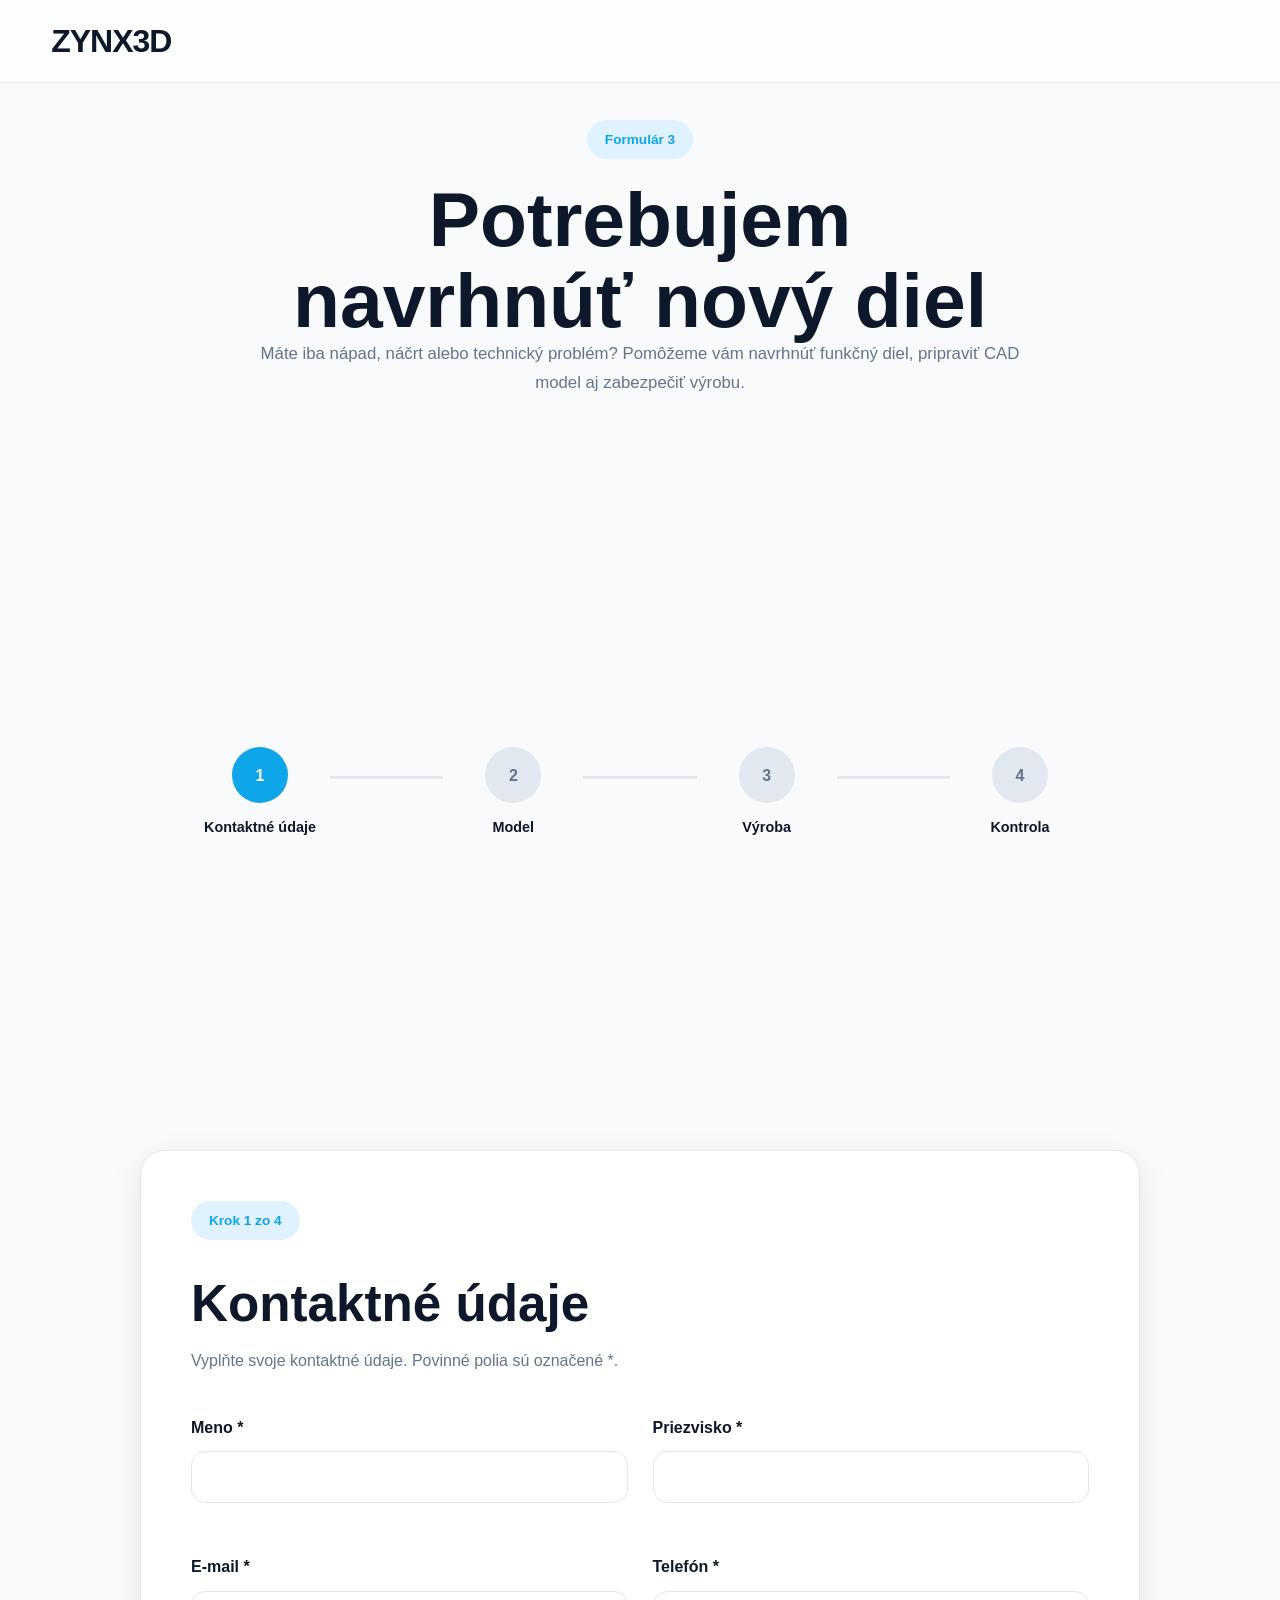
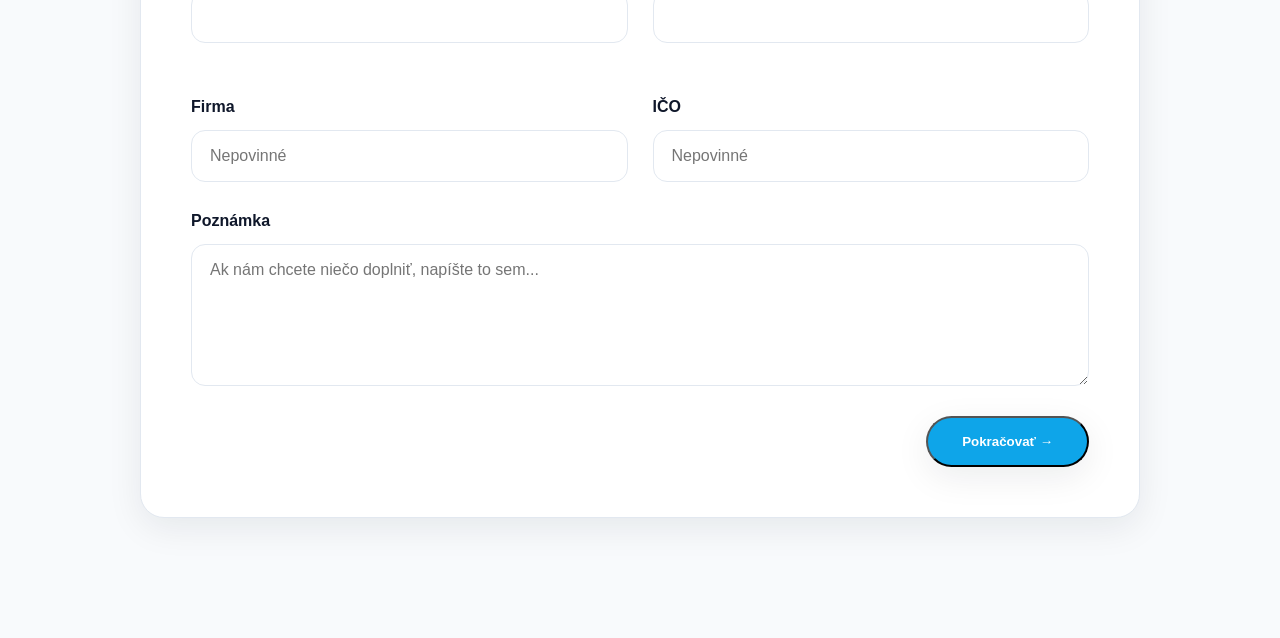
<file: design-request.html>
<!DOCTYPE html>
<html lang="sk">

<head>

    <meta charset="UTF-8">

    <meta
        name="viewport"
        content="width=device-width, initial-scale=1.0">

    <title>

        Návrh nového dielu | ZYNX3D

    </title>

    <meta
        name="description"
        content="Navrhneme nový diel, produkt alebo mechanickú súčiastku podľa vašich požiadaviek.">

    <link
        rel="stylesheet"
        href="style.css">

</head>

<body>

<header id="header">

    <div class="container">

        <a
            href="index.html"
            class="logo">

            ZYNX<span class="accent">3D</span>

        </a>

    </div>

</header>

</main>

<!-- ========================================================= -->
<!-- HERO -->
<!-- ========================================================= -->

<section class="section">

    <div class="container">

        <div class="sectionHeader">

            <span class="sectionBadge">

                Formulár 3

            </span>

            <h1>

                Potrebujem navrhnúť nový diel

            </h1>

            <p>

                Máte iba nápad, náčrt alebo technický problém?
                Pomôžeme vám navrhnúť funkčný diel,
                pripraviť CAD model aj zabezpečiť výrobu.

            </p>

        </div>

    </div>

</section>

<!-- ========================================================= -->
<!-- PROGRESS -->
<!-- ========================================================= -->

<section class="section">

    <div class="container">

        <div class="wizardProgress">

            <div class="wizardStep active" data-step="1">

                <div class="wizardCircle">1</div>

                <div class="wizardLabel">

                    Kontaktné údaje

                </div>

            </div>

            <div class="wizardLine"></div>

            <div class="wizardStep" data-step="2">

                <div class="wizardCircle">2</div>

                <div class="wizardLabel">

                    Model

                </div>

            </div>

            <div class="wizardLine"></div>

            <div class="wizardStep" data-step="3">

                <div class="wizardCircle">3</div>

                <div class="wizardLabel">

                    Výroba

                </div>

            </div>

            <div class="wizardLine"></div>

            <div class="wizardStep" data-step="4">

                <div class="wizardCircle">4</div>

                <div class="wizardLabel">

                    Kontrola

                </div>

            </div>

        </div>

    </div>

</section>


<!-- ========================================================= -->
<!-- STEP 1 -->
<!-- ========================================================= -->

<section class="section" id="step1">

    <div class="container">

        <div class="formCard">

            <div class="formHeader">

                <span class="sectionBadge">

                    Krok 1 zo 4

                </span>

                <h2>

                    Kontaktné údaje

                </h2>

                <p>

                    Vyplňte svoje kontaktné údaje. Povinné polia sú označené *.

                </p>

            </div>

            <form id="designRequestForm">

                <div class="formGrid">

                    <div class="formGroup">

                        <label for="firstName">

                            Meno *

                        </label>

                        <input
                            type="text"
                            id="firstName"
                            name="firstName"
                            
                            required>

                    </div>

                    <div class="formGroup">

                        <label for="lastName">

                            Priezvisko *

                        </label>

                        <input
                            type="text"
                            id="lastName"
                            name="lastName"
                            
                            required>

                    </div>

                    <div class="formGroup">

                        <label for="email">

                            E-mail *

                        </label>

                        <input
                            type="email"
                            id="email"
                            name="email"
                            
                            required>

                    </div>

                    <div class="formGroup">

                        <label for="phone">

                            Telefón *

                        </label>

                        <input
                            type="tel"
                            id="phone"
                            name="phone"
                            
                            required>

                    </div>

                    <div class="formGroup">

                        <label for="company">

                            Firma

                        </label>

                        <input
                            type="text"
                            id="company"
                            name="company"
                            placeholder="Nepovinné">

                    </div>

                    <div class="formGroup">

                        <label for="ico">

                            IČO

                        </label>

                        <input
                            type="text"
                            id="ico"
                            name="ico"
                            placeholder="Nepovinné">

                    </div>

                </div>

                <div class="formGroup">

                    <label for="note">

                        Poznámka

                    </label>

                    <textarea
                        id="note"
                        name="note"
                        rows="6"
                        placeholder="Ak nám chcete niečo doplniť, napíšte to sem..."></textarea>

                </div>

                <div class="formActions">

                    <button
                        type="button"
                        id="nextStep1"
                        class="primaryButton">

                        Pokračovať →

                    </button>

                </div>

            </form>

        </div>

    </div>

</section>


<!-- ========================================================= -->
<!-- STEP 2 -->
<!-- ========================================================= -->

<section class="section" id="step2" style="display:none;">

<div class="container">

<div class="formCard">

<div class="formHeader">

<span class="sectionBadge">

Krok 2 zo 4

</span>

<h2>

Informácie o projekte

</h2>

<p>

Povedzte nám čo najviac o svojom nápade.

</p>

</div>

<form id="designStep2">

<div class="formGroup">

<label>

V akej fáze je projekt?

</label>

<select id="projectStage">

<option>Mám iba nápad</option>

<option>Mám náčrt</option>

<option>Mám výkres</option>

<option>Potrebujem iba CAD model</option>

<option>Potrebujem CAD + výrobu</option>

</select>

</div>

<div class="formGroup">

<label>

Typ projektu

</label>

<select>

<option>Nový produkt</option>

<option>Mechanický diel</option>

<option>Držiak</option>

<option>Kryt</option>

<option>Elektronika</option>

<option>Iné</option>

</select>

</div>

<div class="formGroup">

<label>

Popis projektu

</label>

<textarea
rows="8"
placeholder="Čo potrebujete navrhnúť?"></textarea>

</div>

<div class="formGroup">

<label>

Podklady

</label>

<div class="uploadArea">

<div class="uploadIcon">

📁

</div>

<h3>

Nahrajte podklady

</h3>

<p>

PNG • JPG • PDF • STEP • DXF • ZIP

</p>

<input
    type="file"
    id="projectFiles"
    multiple
    hidden>

<button
    type="button"
    id="selectProjectFiles"
    class="primaryButton">

    Vybrať súbory

</button>

</div>

<div id="projectFileInfo"></div>

<div class="formActions">

<button
type="button"
id="backStep2"
class="secondaryButton">

← Späť

</button>

<button
type="button"
id="nextStep2"
class="primaryButton">

Pokračovať →

</button>

</div>

</form>

</div>

</div>

</section>



<!-- ========================================================= -->
<!-- STEP 3 -->
<!-- ========================================================= -->

<section class="section" id="step3" style="display:none;">

    <div class="container">

        <div class="formCard">

            <div class="formHeader">

                <span class="sectionBadge">

                    Krok 3 zo 4

                </span>

                <h2>

                    Technické požiadavky

                </h2>

                <p>

                    Tieto informácie nám pomôžu navrhnúť správny materiál,
                    technológiu výroby a pripraviť presnú cenovú ponuku.

                </p>

            </div>

            <form id="designStep3">

                <div class="formGrid">

                    <div class="formGroup">

                        <label>

                            Kde sa bude výrobok používať? *

                        </label>

                        <select id="usageLocation" required>

                            <option value="">Vyberte...</option>

                            <option>Domácnosť</option>

                            <option>Automobil</option>

                            <option>Motocykel</option>

                            <option>Priemysel</option>

                            <option>Elektronika</option>

                            <option>Záhrada</option>

                            <option>Iné</option>

                        </select>

                    </div>

                    <div class="formGroup">

                        <label>

                            Počet kusov *

                        </label>

                        <input
                            type="number"
                            id="quantity"
                            min="1"
                            value="1"
                            required>

                    </div>

                </div>

                <div class="formGroup">

                    <label>

                        Aké vlastnosti sú dôležité?

                    </label>

                    <div class="checkboxGrid">

                        <label><input type="checkbox"> Vysoká pevnosť</label>

                        <label><input type="checkbox"> Nízka hmotnosť</label>

                        <label><input type="checkbox"> UV odolnosť</label>

                        <label><input type="checkbox"> Odolnosť voči vode</label>

                        <label><input type="checkbox"> Chemická odolnosť</label>

                        <label><input type="checkbox"> Tepelná odolnosť</label>

                        <label><input type="checkbox"> Flexibilita</label>

                        <label><input type="checkbox"> Pekný vzhľad</label>

                    </div>

                </div>

                <div class="formGrid">

                    <div class="formGroup">

                        <label>

                            Predpokladaný rozpočet

                        </label>

                        <select id="budget">

                            <option>Do 50 €</option>

                            <option>50 – 100 €</option>

                            <option>100 – 300 €</option>

                            <option>300 – 1000 €</option>

                            <option>1000 €+</option>

                        </select>

                    </div>

                    <div class="formGroup">

                        <label>

                            Požadovaný termín

                        </label>

                        <select id="deadline">

                            <option>Štandardný</option>

                            <option>Expres (24–48 hodín)</option>

                            <option>Do konkrétneho dátumu</option>

                        </select>

                    </div>

                </div>

                <div class="formGroup">

                    <label>

                        Ďalšie požiadavky

                    </label>

                    <textarea
                        id="technicalNotes"
                        rows="6"
                        placeholder="Napríklad požadovaná farba, tolerancie, závity, ložiská alebo iné technické požiadavky..."></textarea>

                </div>

                <div class="formActions">

                    <button
                        type="button"
                        id="backToStep2"
                        class="secondaryButton">

                        ← Späť

                    </button>

                    <button
                        type="button"
                        id="nextToStep4"
                        class="primaryButton">

                        Pokračovať →

                    </button>

                </div>

            </form>

        </div>

    </div>

</section>


<!-- ========================================================= -->
<!-- STEP 4 -->
<!-- ========================================================= -->

<section class="section" id="step4" style="display:none;">

    <div class="container">

        <div class="formCard">

            <div class="formHeader">

                <span class="sectionBadge">

                    Krok 4 zo 4

                </span>

                <h2>

                    Kontrola a odoslanie

                </h2>

                <p>

                    Pred odoslaním si skontrolujte všetky zadané údaje.

                </p>

            </div>

            <!-- ========================================================= -->
            <!-- Kontaktné údaje -->
            <!-- ========================================================= -->

            <div class="summaryCard">

                <h3>

                    👤 Kontaktné údaje

                </h3>

                <div class="summaryGrid">

                    <div class="summaryRow">

                        <span>Meno</span>

                        <strong id="summaryFirstName">-</strong>

                    </div>

                    <div class="summaryRow">

                        <span>Priezvisko</span>

                        <strong id="summaryLastName">-</strong>

                    </div>

                    <div class="summaryRow">

                        <span>E-mail</span>

                        <strong id="summaryEmail">-</strong>

                    </div>

                    <div class="summaryRow">

                        <span>Telefón</span>

                        <strong id="summaryPhone">-</strong>

                    </div>

                    <div class="summaryRow">

                        <span>Firma</span>

                        <strong id="summaryCompany">-</strong>

                    </div>

                    <div class="summaryRow">

                        <span>IČO</span>

                        <strong id="summaryIco">-</strong>

                    </div>

                    <div class="summaryRow">

                        <span>Poznámka</span>

                        <strong id="summaryNote">-</strong>

                    </div>

                </div>

            </div>

            <!-- ========================================================= -->
            <!-- Náhradný diel -->
            <!-- ========================================================= -->

            <div class="summaryCard">

                <h3>

                    🔩 Náhradný diel

                </h3>

                <div class="summaryGrid">

                    <div class="summaryRow">

                        <span>Nahrané fotografie</span>

                        <strong id="summaryPhotos">-</strong>

                    </div>

                    <div class="summaryRow">

                        <span>Nahraný diel</span>

                        <strong id="summaryPartFile">-</strong>

                    </div>

                    <div class="summaryRow">

                        <span>Rozmery</span>

                        <strong id="summaryDimensions">-</strong>

                    </div>

                    <div class="summaryRow">

                        <span>Materiál</span>

                        <strong id="summaryMaterial">-</strong>

                    </div>

                </div>

            </div>

            <!-- ========================================================= -->
            <!-- Požiadavky -->
            <!-- ========================================================= -->

            <div class="summaryCard">

                <h3>

                    ⚙️ Požiadavky

                </h3>

                <div class="summaryGrid">

                    <div class="summaryRow">

                        <span>Použitie dielu</span>

                        <strong id="summaryUsage">-</strong>

                    </div>

                    <div class="summaryRow">

                        <span>Zaťaženie</span>

                        <strong id="summaryLoad">-</strong>

                    </div>

                    <div class="summaryRow">

                        <span>Počet kusov</span>

                        <strong id="summaryQuantity">-</strong>

                    </div>

                </div>

            </div>

            <!-- ========================================================= -->
            <!-- Čo bude nasledovať -->
            <!-- ========================================================= -->

            <div class="summaryCard">

                <h3>

                    📩 Čo bude nasledovať?

                </h3>

                <ul class="summaryList">

                    <li>✔ Skontrolujeme všetky podklady.</li>

                    <li>✔ Posúdime možnosti výroby náhradného dielu.</li>

                    <li>✔ V prípade potreby odporučíme vhodnejší materiál alebo technológiu výroby.</li>

                    <li>✔ Pripravíme cenovú ponuku.</li>

                    <li>✔ Počas pracovných dní vás budeme kontaktovať čo najskôr, zvyčajne do 24 hodín.</li>

                </ul>

            </div>

            <!-- ========================================================= -->
            <!-- Súhlasy -->
            <!-- ========================================================= -->

            <div class="formGroup">

                <label class="checkboxLabel">

                    <input
                        type="checkbox"
                        id="confirmData">

                    Potvrdzujem, že všetky uvedené údaje sú správne.

                </label>

            </div>

            <div class="formGroup">

                <label class="checkboxLabel">

                    <input
                        type="checkbox"
                        id="gdprConsent">

                    Súhlasím so spracovaním osobných údajov podľa GDPR.

                </label>

            </div>

            <div class="formGroup">

                <label class="checkboxLabel">

                    <input
                        type="checkbox"
                        id="termsConsent">

                    Súhlasím s Obchodnými podmienkami.

                </label>

            </div>

            <!-- ========================================================= -->
            <!-- Tlačidlá -->
            <!-- ========================================================= -->

            <div class="formActions">

                <button
                    type="button"
                    id="backToStep3"
                    class="secondaryButton">

                    ← Späť

                </button>

                <button
                    type="submit"
                    id="submitInquiry"
                    class="primaryButton"
                    disabled>

                    Odoslať dopyt

                </button>

            </div>

        </div>

    </div>

</section>

<!-- ========================================================= -->
<!-- SUCCESS -->
<!-- ========================================================= -->

<section
    class="section"
    id="successScreen"
    style="display:none;">

    <div class="container">

        <div class="formCard successCard">

            <div class="successIcon">

                ✅

            </div>

            <h1>

                Ďakujeme za váš dopyt!

            </h1>

            <p class="successText">

                Vaša požiadavka bola úspešne prijatá.

                Náš tím teraz analyzuje váš náhradný diel
                a pripraví najvhodnejší spôsob výroby.

            </p>

            <div class="summaryCard">

                <h3>

                    Čo bude nasledovať?

                </h3>

                <ul class="summaryList">

                    <li>✔ Skontrolujeme fotografie a všetky podklady.</li>

                    <li>✔ Posúdime možnosti výroby náhradného dielu.</li>

                    <li>✔ Ak bude potrebné, odporučíme vhodnejší materiál alebo technológiu výroby.</li>

                    <li>✔ Pripravíme cenovú ponuku.</li>

                    <li>✔ Počas pracovných dní vás budeme kontaktovať čo najskôr, zvyčajne do 24 hodín.</li>

                </ul>

            </div>

            <div class="formActions">

                <a
                    href="index.html"
                    class="secondaryButton">

                    ← Späť na hlavnú stránku

                </a>

                <button
                    type="button"
                    class="primaryButton"
                    onclick="location.reload()">

                    Nový dopyt

                </button>

            </div>

        </div>

    </div>

</section>


</main>

<script src="script.js"></script>

</body>

</html>
</file>
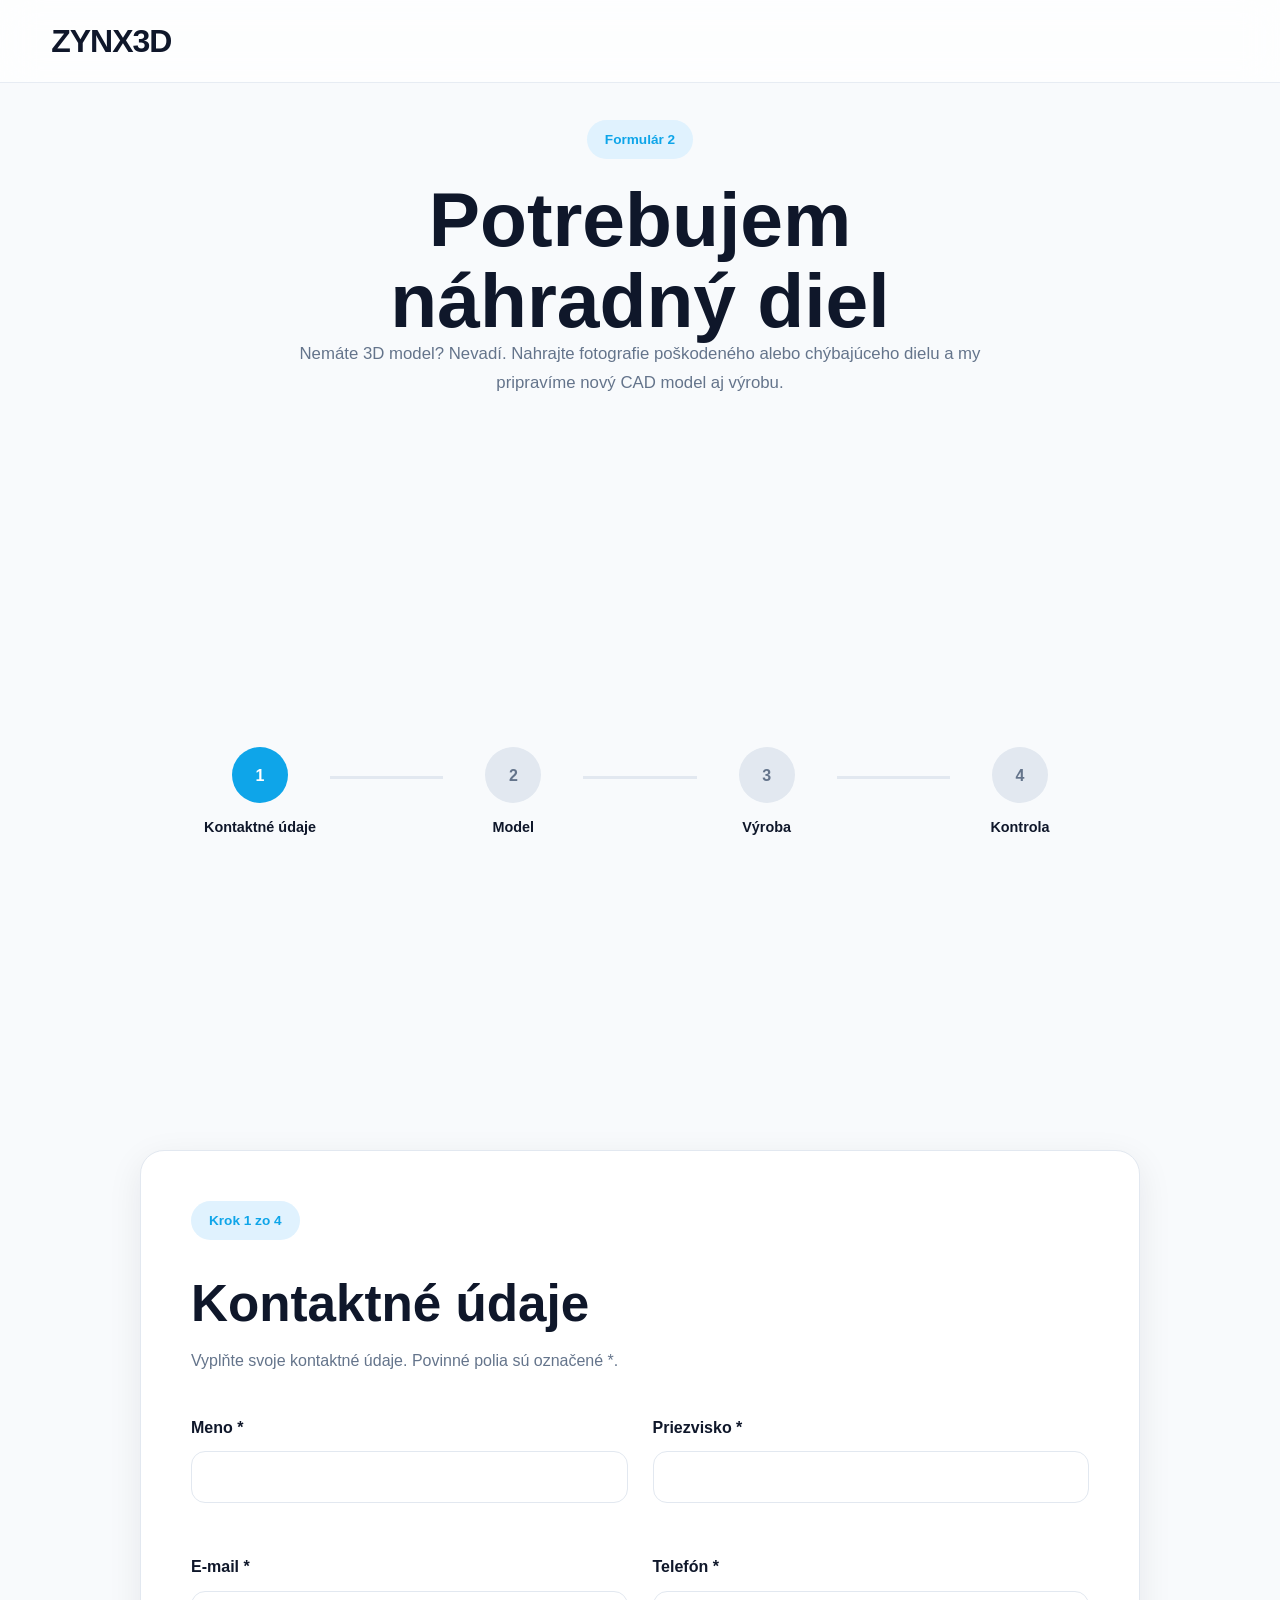
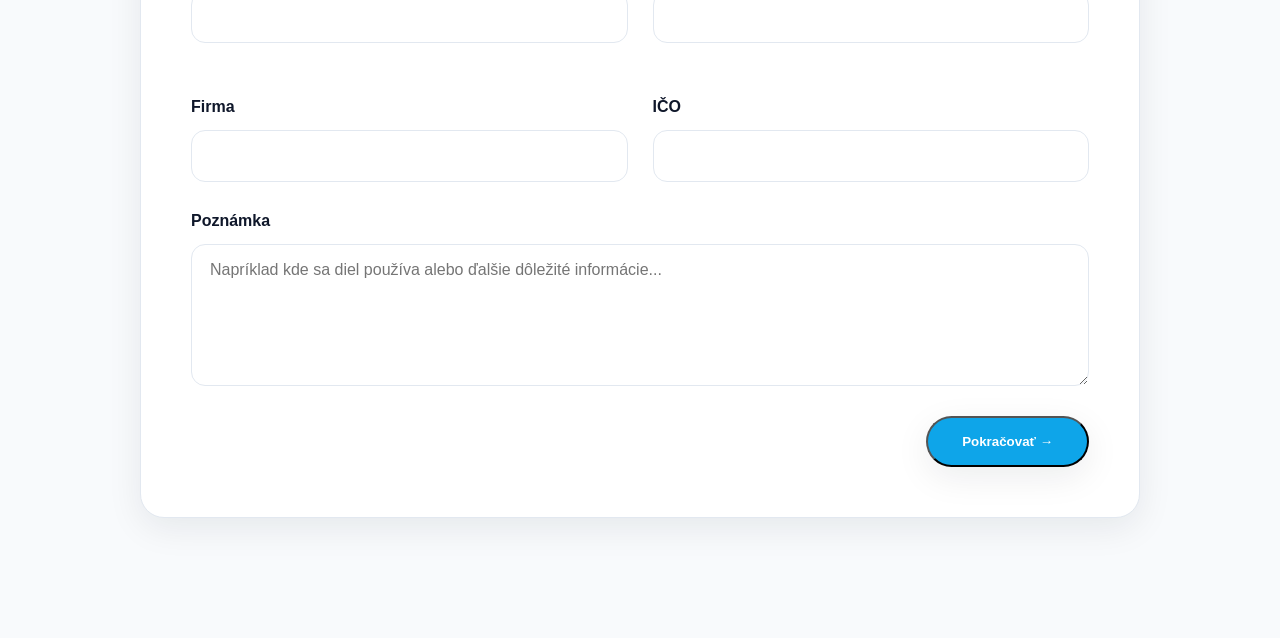
<file: replacement-part.html>
<!DOCTYPE html>
<html lang="sk">

<head>

    <meta charset="UTF-8">

    <meta name="viewport" content="width=device-width, initial-scale=1.0">

    <title>

        Náhradný diel | ZYNX3D

    </title>

    <meta
        name="description"
        content="Vyžiadajte si výrobu náhradného dielu pomocou profesionálneho reverse engineeringu.">

    <link
        rel="stylesheet"
        href="style.css">

</head>

<body>

<header id="header">

    <div class="container">

        <a href="index.html" class="logo">

            ZYNX<span class="accent">3D</span>

        </a>

    </div>

</header>

<main>


<!-- ========================================================= -->
<!-- HERO -->
<!-- ========================================================= -->

<section class="section">

    <div class="container">

        <div class="sectionHeader">

            <span class="sectionBadge">

                Formulár 2

            </span>

            <h1>

                Potrebujem náhradný diel

            </h1>

            <p>

                Nemáte 3D model? Nevadí.
                Nahrajte fotografie poškodeného alebo chýbajúceho dielu
                a my pripravíme nový CAD model aj výrobu.

            </p>

        </div>

    </div>

</section>

<!-- ========================================================= -->
<!-- PROGRESS -->
<!-- ========================================================= -->

<section class="section">

    <div class="container">

        <div class="wizardProgress">

            <div class="wizardStep active" data-step="1">

                <div class="wizardCircle">1</div>

                <div class="wizardLabel">

                    Kontaktné údaje

                </div>

            </div>

            <div class="wizardLine"></div>

            <div class="wizardStep" data-step="2">

                <div class="wizardCircle">2</div>

                <div class="wizardLabel">

                    Model

                </div>

            </div>

            <div class="wizardLine"></div>

            <div class="wizardStep" data-step="3">

                <div class="wizardCircle">3</div>

                <div class="wizardLabel">

                    Výroba

                </div>

            </div>

            <div class="wizardLine"></div>

            <div class="wizardStep" data-step="4">

                <div class="wizardCircle">4</div>

                <div class="wizardLabel">

                    Kontrola

                </div>

            </div>

        </div>

    </div>

</section>


<!-- ========================================================= -->
<!-- STEP 1 -->
<!-- ========================================================= -->

<section class="section" id="step1">

    <div class="container">

        <div class="formCard">

            <div class="formHeader">

                <span class="sectionBadge">

                    Krok 1 zo 4

                </span>

                <h2>

                    Kontaktné údaje

                </h2>

                <p>

                    Vyplňte svoje kontaktné údaje.
                    Povinné polia sú označené *.

                </p>

            </div>

            <form id="replacementForm">

                <div class="formGrid">

                    <div class="formGroup">

                        <label for="firstName">

                            Meno *

                        </label>

                        <input
                            type="text"
                            id="firstName"
                            required>

                    </div>

                    <div class="formGroup">

                        <label for="lastName">

                            Priezvisko *

                        </label>

                        <input
                            type="text"
                            id="lastName"
                            required>

                    </div>

                    <div class="formGroup">

                        <label for="email">

                            E-mail *

                        </label>

                        <input
                            type="email"
                            id="email"
                            required>

                    </div>

                    <div class="formGroup">

                        <label for="phone">

                            Telefón *

                        </label>

                        <input
                            type="tel"
                            id="phone"
                            required>

                    </div>

                    <div class="formGroup">

                        <label for="company">

                            Firma

                        </label>

                        <input
                            type="text"
                            id="company">

                    </div>

                    <div class="formGroup">

                        <label for="ico">

                            IČO

                        </label>

                        <input
                            type="text"
                            id="ico">

                    </div>

                </div>

                <div class="formGroup">

                    <label for="note">

                        Poznámka

                    </label>

                    <textarea
                        id="note"
                        rows="6"
                        placeholder="Napríklad kde sa diel používa alebo ďalšie dôležité informácie..."></textarea>

                </div>

                <div class="formActions">

                    <button
                        type="button"
                        id="nextStep1"
                        class="primaryButton">

                        Pokračovať →

                    </button>

                </div>

            </form>

        </div>

    </div>

</section>


<!-- ========================================================= -->
<!-- STEP 2 -->
<!-- ========================================================= -->

<section class="section" id="step2" style="display:none;">

    <div class="container">

        <div class="formCard">

            <div class="formHeader">

                <span class="sectionBadge">

                    Krok 2 zo 4

                </span>

                <h2>

                    Informácie o náhradnom diele

                </h2>

                <p>

                    Nahrajte fotografie a poskytnite čo najviac informácií.
                    Čím viac údajov zadáte, tým presnejšie pripravíme cenovú ponuku.

                </p>

            </div>

            <form id="replacementStep2">

                <!-- Čo máte k dispozícii -->

                <div class="formGroup">

                    <label>

                        Čo máte k dispozícii? *

                    </label>

                    <select id="availableData" required>

                        <option value="">Vyberte možnosť</option>
                        <option>Iba fotografie</option>
                        <option>Poškodený diel</option>
                        <option>Funkčný diel</option>
                        <option>Technický výkres</option>
                        <option>Fotografie + diel</option>

                    </select>

                </div>

                <!-- Upload -->

                <div class="formGroup">

                    <label>

                        Nahrajte fotografie *

                    </label>

                    <div class="uploadArea" id="photoUploadArea">

                        <div class="uploadIcon">

                            📷

                        </div>

                        <h3>

                            Presuňte fotografie sem

                        </h3>

                        <p>

                            alebo kliknite na výber súborov

                        </p>

                        <input
                            type="file"
                            id="replacementPhotos"
                            accept=".jpg,.jpeg,.png,.webp,.heic"
                            multiple
                            hidden>

                        <button
                            type="button"
                            id="selectPhotos"
                            class="primaryButton">

                            Vybrať fotografie

                        </button>

                    </div>

                    <div id="photoInfo"></div>

                </div>

                <!-- Rozmery -->

                <div class="formGrid">

                    <div class="formGroup">

                        <label>

                            Dĺžka (mm)

                        </label>

                        <input
                            type="number"
                            min="0">

                    </div>

                    <div class="formGroup">

                        <label>

                            Šírka (mm)

                        </label>

                        <input
                            type="number"
                            min="0">

                    </div>

                    <div class="formGroup">

                        <label>

                            Výška (mm)

                        </label>

                        <input
                            type="number"
                            min="0">

                    </div>

                    <div class="formGroup">

                        <label>

                            Materiál (ak ho poznáte)

                        </label>

                        <select>

                            <option>Neviem</option>
                            <option>Plast</option>
                            <option>Guma</option>
                            <option>Kov</option>
                            <option>Iné</option>

                        </select>

                    </div>

                </div>

                <!-- Popis -->

                <div class="formGroup">

                    <label>

                        Popis dielu alebo problému

                    </label>

                    <textarea
                        rows="7"
                        placeholder="Napríklad: Ide o plastový držiak z auta, ktorý praskol pri skrutke..."></textarea>

                </div>

                <div class="formActions">

                    <button
                        type="button"
                        id="backStep2"
                        class="secondaryButton">

                        ← Späť

                    </button>

                    <button
                        type="button"
                        id="nextStep2"
                        class="primaryButton">

                        Pokračovať →

                    </button>

                </div>

            </form>

        </div>

    </div>

</section>


<!-- ========================================================= -->
<!-- STEP 3 -->
<!-- ========================================================= -->

<section class="section" id="step3" style="display:none;">

    <div class="container">

        <div class="formCard">

            <div class="formHeader">

                <span class="sectionBadge">

                    Krok 3 zo 4

                </span>

                <h2>

                    Použitie a výroba

                </h2>

                <p>

                    Pomôžte nám navrhnúť čo najlepšie riešenie pre váš diel.

                </p>

            </div>

            <form id="replacementStep3">

                <!-- Použitie -->

                <div class="formGroup">

                    <label>

                        Kde sa bude diel používať? *

                    </label>

                    <select id="applicationArea" required>

                        <option value="">Vyberte...</option>
                        <option>Automobil</option>
                        <option>Motocykel</option>
                        <option>Domácnosť</option>
                        <option>Priemyselný stroj</option>
                        <option>Záhrada</option>
                        <option>Elektronika</option>
                        <option>Iné</option>

                    </select>

                </div>

                <!-- Zaťaženie -->

                <div class="formGroup">

                    <label>

                        Predpokladané zaťaženie

                    </label>

                    <select id="loadType">

                        <option>Neviem</option>
                        <option>Nízke</option>
                        <option>Stredné</option>
                        <option>Vysoké</option>
                        <option>Extrémne</option>

                    </select>

                </div>

                <!-- Prostredie -->

                <div class="formGrid">

                    <div class="formGroup">

                        <label>

                            Prostredie

                        </label>

                        <select id="environment">

                            <option>Interiér</option>
                            <option>Exteriér</option>
                            <option>Vlhké prostredie</option>
                            <option>UV žiarenie</option>
                            <option>Vysoká teplota</option>

                        </select>

                    </div>

                    <div class="formGroup">

                        <label>

                            Počet kusov

                        </label>

                        <input
                            type="number"
                            id="quantity"
                            value="1"
                            min="1">

                    </div>

                </div>

                <!-- Termín -->

                <div class="formGroup">

                    <label>

                        Požadovaný termín

                    </label>

                    <select id="deadline">

                        <option>Štandardný</option>
                        <option>Expres (24–48 hodín)</option>
                        <option>Do konkrétneho dátumu</option>

                    </select>

                </div>

                <!-- Poznámka -->

                <div class="formGroup">

                    <label>

                        Ďalšie požiadavky

                    </label>

                    <textarea
                        id="requirements"
                        rows="6"
                        placeholder="Farba, povrch, závity, tolerancie alebo iné požiadavky..."></textarea>

                </div>

                <div class="formActions">

                    <button
                        type="button"
                        id="backToStep2"
                        class="secondaryButton">

                        ← Späť

                    </button>

                    <button
                        type="button"
                        id="nextToStep4"
                        class="primaryButton">

                        Pokračovať →

                    </button>

                </div>

            </form>

        </div>

    </div>

</section>


<!-- ========================================================= -->
<!-- STEP 4 -->
<!-- ========================================================= -->

<section class="section" id="step4" style="display:none;">

    <div class="container">

        <div class="formCard">

            <div class="formHeader">

                <span class="sectionBadge">

                    Krok 4 zo 4

                </span>

                <h2>

                    Kontrola a odoslanie

                </h2>

                <p>

                    Pred odoslaním si skontrolujte všetky zadané údaje.

                </p>

            </div>

            <!-- ========================================================= -->
            <!-- Kontaktné údaje -->
            <!-- ========================================================= -->

            <div class="summaryCard">

                <h3>

                    👤 Kontaktné údaje

                </h3>

                <div class="summaryGrid">

                    <div class="summaryRow">

                        <span>Meno</span>

                        <strong id="summaryFirstName">-</strong>

                    </div>

                    <div class="summaryRow">

                        <span>Priezvisko</span>

                        <strong id="summaryLastName">-</strong>

                    </div>

                    <div class="summaryRow">

                        <span>E-mail</span>

                        <strong id="summaryEmail">-</strong>

                    </div>

                    <div class="summaryRow">

                        <span>Telefón</span>

                        <strong id="summaryPhone">-</strong>

                    </div>

                    <div class="summaryRow">

                        <span>Firma</span>

                        <strong id="summaryCompany">-</strong>

                    </div>

                    <div class="summaryRow">

                        <span>IČO</span>

                        <strong id="summaryIco">-</strong>

                    </div>

                    <div class="summaryRow">

                        <span>Poznámka</span>

                        <strong id="summaryNote">-</strong>

                    </div>

                </div>

            </div>

            <!-- ========================================================= -->
            <!-- Náhradný diel -->
            <!-- ========================================================= -->

            <div class="summaryCard">

                <h3>

                    🔩 Náhradný diel

                </h3>

                <div class="summaryGrid">

                    <div class="summaryRow">

                        <span>Nahrané fotografie</span>

                        <strong id="summaryPhotos">-</strong>

                    </div>

                    <div class="summaryRow">

                        <span>Nahraný diel</span>

                        <strong id="summaryPartFile">-</strong>

                    </div>

                    <div class="summaryRow">

                        <span>Rozmery</span>

                        <strong id="summaryDimensions">-</strong>

                    </div>

                    <div class="summaryRow">

                        <span>Materiál</span>

                        <strong id="summaryMaterial">-</strong>

                    </div>

                </div>

            </div>

            <!-- ========================================================= -->
            <!-- Požiadavky -->
            <!-- ========================================================= -->

            <div class="summaryCard">

                <h3>

                    ⚙️ Požiadavky

                </h3>

                <div class="summaryGrid">

                    <div class="summaryRow">

                        <span>Použitie dielu</span>

                        <strong id="summaryUsage">-</strong>

                    </div>

                    <div class="summaryRow">

                        <span>Zaťaženie</span>

                        <strong id="summaryLoad">-</strong>

                    </div>

                    <div class="summaryRow">

                        <span>Počet kusov</span>

                        <strong id="summaryQuantity">-</strong>

                    </div>

                </div>

            </div>

            <!-- ========================================================= -->
            <!-- Čo bude nasledovať -->
            <!-- ========================================================= -->

            <div class="summaryCard">

                <h3>

                    📩 Čo bude nasledovať?

                </h3>

                <ul class="summaryList">

                    <li>✔ Skontrolujeme všetky podklady.</li>

                    <li>✔ Posúdime možnosti výroby náhradného dielu.</li>

                    <li>✔ V prípade potreby odporučíme vhodnejší materiál alebo technológiu výroby.</li>

                    <li>✔ Pripravíme cenovú ponuku.</li>

                    <li>✔ Počas pracovných dní vás budeme kontaktovať čo najskôr, zvyčajne do 24 hodín.</li>

                </ul>

            </div>

            <!-- ========================================================= -->
            <!-- Súhlasy -->
            <!-- ========================================================= -->

            <div class="formGroup">

                <label class="checkboxLabel">

                    <input
                        type="checkbox"
                        id="confirmData">

                    Potvrdzujem, že všetky uvedené údaje sú správne.

                </label>

            </div>

            <div class="formGroup">

                <label class="checkboxLabel">

                    <input
                        type="checkbox"
                        id="gdprConsent">

                    Súhlasím so spracovaním osobných údajov podľa GDPR.

                </label>

            </div>

            <div class="formGroup">

                <label class="checkboxLabel">

                    <input
                        type="checkbox"
                        id="termsConsent">

                    Súhlasím s Obchodnými podmienkami.

                </label>

            </div>

            <!-- ========================================================= -->
            <!-- Tlačidlá -->
            <!-- ========================================================= -->

            <div class="formActions">

                <button
                    type="button"
                    id="backToStep3"
                    class="secondaryButton">

                    ← Späť

                </button>

                <button
                    type="submit"
                    id="submitInquiry"
                    class="primaryButton"
                    disabled>

                    Odoslať dopyt

                </button>

            </div>

        </div>

    </div>

</section>



<!-- ========================================================= -->
<!-- SUCCESS -->
<!-- ========================================================= -->

<section
    class="section"
    id="successScreen"
    style="display:none;">

    <div class="container">

        <div class="formCard successCard">

            <div class="successIcon">

                ✅

            </div>

            <h1>

                Ďakujeme za váš dopyt!

            </h1>

            <p class="successText">

                Vaša požiadavka bola úspešne prijatá.

                Náš tím teraz analyzuje váš náhradný diel
                a pripraví najvhodnejší spôsob výroby.

            </p>

            <div class="summaryCard">

                <h3>

                    Čo bude nasledovať?

                </h3>

                <ul class="summaryList">

                    <li>✔ Skontrolujeme fotografie a všetky podklady.</li>

                    <li>✔ Posúdime možnosti výroby náhradného dielu.</li>

                    <li>✔ Ak bude potrebné, odporučíme vhodnejší materiál alebo technológiu výroby.</li>

                    <li>✔ Pripravíme cenovú ponuku.</li>

                    <li>✔ Počas pracovných dní vás budeme kontaktovať čo najskôr, zvyčajne do 24 hodín.</li>

                </ul>

            </div>

            <div class="formActions">

                <a
                    href="index.html"
                    class="secondaryButton">

                    ← Späť na hlavnú stránku

                </a>

                <button
                    type="button"
                    class="primaryButton"
                    onclick="location.reload()">

                    Nový dopyt

                </button>

            </div>

        </div>

    </div>

</section>

</main>

<script src="script.js"></script>

</body>

</html>
</file>
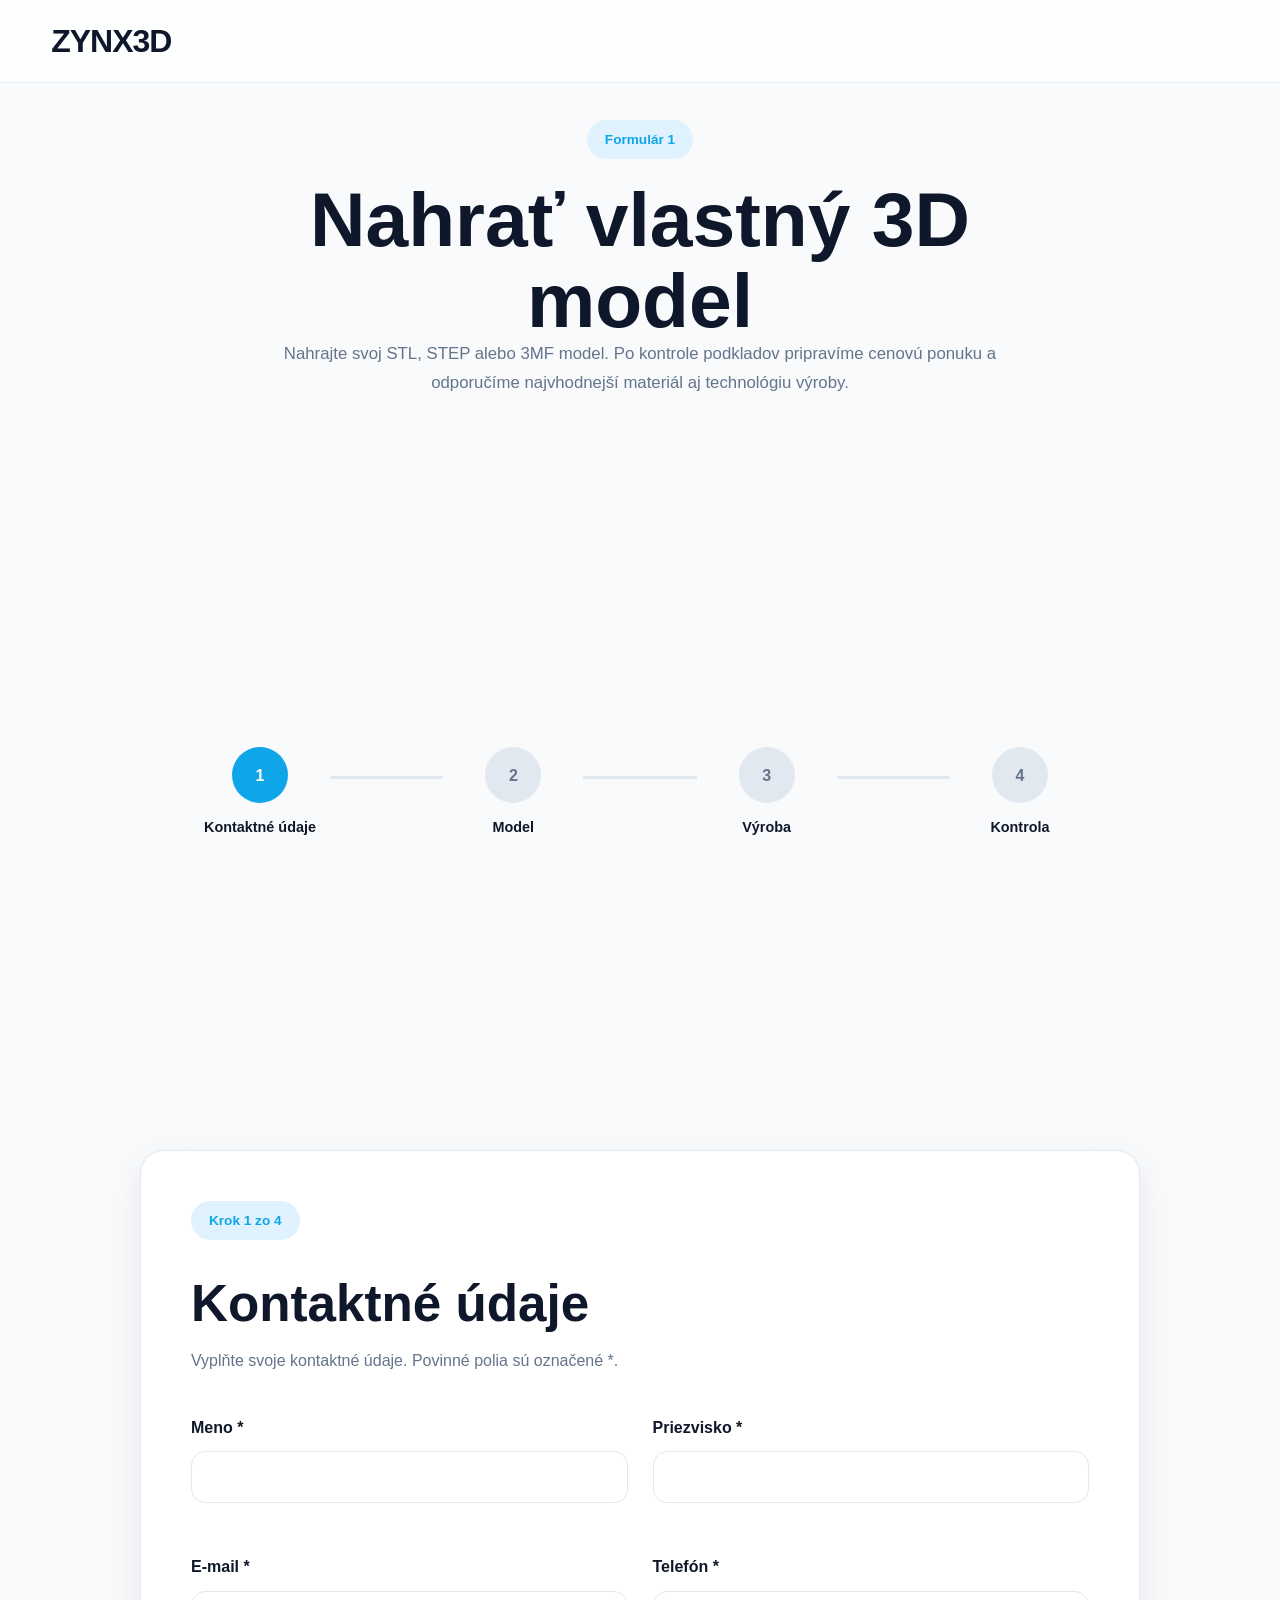
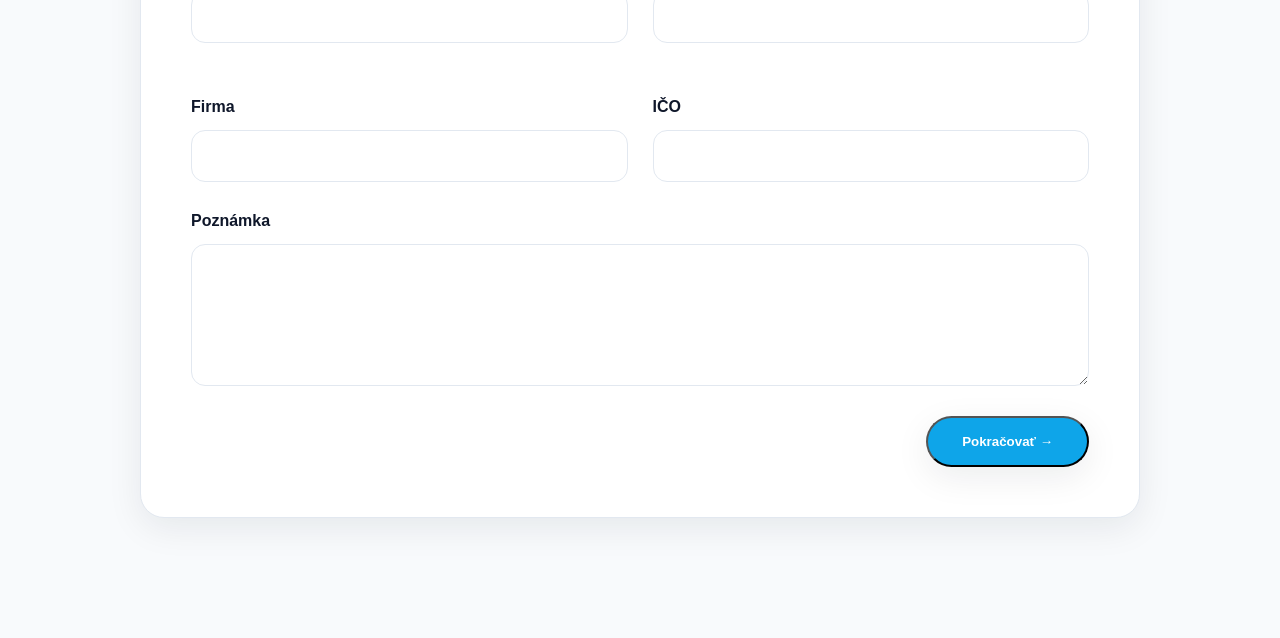
<file: upload-model.html>
<!DOCTYPE html>
<html lang="sk">

<head>

    <meta charset="UTF-8">

    <meta name="viewport" content="width=device-width, initial-scale=1.0">

    <title>Nahrať model | ZYNX3D</title>

    <meta name="description" content="Nahrajte svoj STL, STEP alebo 3MF model a získajte cenovú ponuku.">

    <link rel="stylesheet" href="style.css">

</head>

<body>

<header id="header">

    <div class="container">

        <a href="index.html" class="logo">

            ZYNX<span class="accent">3D</span>

        </a>

    </div>

</header>

<main>

<!-- ========================================================= -->
<!-- HERO -->
<!-- ========================================================= -->

<section class="section">

    <div class="container">

        <div class="sectionHeader">

            <span class="sectionBadge">

                Formulár 1

            </span>

            <h1>

                Nahrať vlastný 3D model

            </h1>

            <p>

                Nahrajte svoj STL, STEP alebo 3MF model.
                Po kontrole podkladov pripravíme cenovú ponuku
                a odporučíme najvhodnejší materiál aj technológiu výroby.

            </p>

        </div>

    </div>

</section>

<!-- ========================================================= -->
<!-- PROGRESS -->
<!-- ========================================================= -->

<section class="section">

    <div class="container">

        <div class="wizardProgress">

            <div class="wizardStep active" data-step="1">

                <div class="wizardCircle">1</div>

                <div class="wizardLabel">

                    Kontaktné údaje

                </div>

            </div>

            <div class="wizardLine"></div>

            <div class="wizardStep" data-step="2">

                <div class="wizardCircle">2</div>

                <div class="wizardLabel">

                    Model

                </div>

            </div>

            <div class="wizardLine"></div>

            <div class="wizardStep" data-step="3">

                <div class="wizardCircle">3</div>

                <div class="wizardLabel">

                    Výroba

                </div>

            </div>

            <div class="wizardLine"></div>

            <div class="wizardStep" data-step="4">

                <div class="wizardCircle">4</div>

                <div class="wizardLabel">

                    Kontrola

                </div>

            </div>

        </div>

    </div>

</section>

<!-- ========================================================= -->
<!-- STEP 1 -->
<!-- ========================================================= -->

<section class="section" id="step1">

    <div class="container">

        <div class="formCard">

            <div class="formHeader">

                <span class="sectionBadge">

                    Krok 1 zo 4

                </span>

                <h2>

                    Kontaktné údaje

                </h2>

                <p>

                    Vyplňte svoje kontaktné údaje. Povinné polia sú označené *.

                </p>

            </div>

            <form id="uploadForm">

                <div class="formGrid">

                    <div class="formGroup">

                        <label for="firstName">Meno *</label>

                        <input
                            type="text"
                            id="firstName"
                            required>

                    </div>

                    <div class="formGroup">

                        <label for="lastName">Priezvisko *</label>

                        <input
                            type="text"
                            id="lastName"
                            required>

                    </div>

                    <div class="formGroup">

                        <label for="email">E-mail *</label>

                        <input
                            type="email"
                            id="email"
                            required>

                    </div>

                    <div class="formGroup">

                        <label for="phone">Telefón *</label>

                        <input
                            type="tel"
                            id="phone"
                            required>

                    </div>

                    <div class="formGroup">

                        <label for="company">Firma</label>

                        <input
                            type="text"
                            id="company">

                    </div>

                    <div class="formGroup">

                        <label for="ico">IČO</label>

                        <input
                            type="text"
                            id="ico">

                    </div>

                </div>

                <div class="formGroup">

                    <label for="note">

                        Poznámka

                    </label>

                    <textarea
                        id="note"
                        rows="6"></textarea>

                </div>

                <div class="formActions">

                    <button
                        type="button"
                        id="nextStep1"
                        class="primaryButton">

                        Pokračovať →

                    </button>

                </div>

            </form>

        </div>

    </div>

</section>

<!-- ========================================================= -->
<!-- STEP 2 - MODEL -->
<!-- ========================================================= -->

<section class="section" id="step2" style="display:none;">

    <div class="container">

        <div class="formCard">

            <div class="formHeader">

                <span class="sectionBadge">

                    Krok 2 zo 4

                </span>

                <h2>

                    Nahrajte 3D model

                </h2>

                <p>

                    Podporované formáty:
                    STL, STEP (.step, .stp) a 3MF.

                </p>

            </div>

            <div class="uploadArea" id="uploadArea">

                <div class="uploadIcon">

                    📁

                </div>

                <h3>

                    Presuňte sem súbor

                </h3>

                <p>

                    alebo kliknite na výber súboru

                </p>

                <input
                    type="file"
                    id="modelFile"
                    accept=".stl,.step,.stp,.3mf"
                    hidden>

                <button
                    type="button"
                    id="selectFile"
                    class="primaryButton">

                    Vybrať súbor

                </button>

            </div>

            <div id="fileInfo"></div>

            <div class="formActions">

                <button
                    type="button"
                    id="backStep2"
                    class="secondaryButton">

                    ← Späť

                </button>

               <button
                type="button"
                id="nextToStep3"
                class="primaryButton"
                 disabled>

               Pokračovať →

             </button>

            </div>

        </div>

    </div>

</section>


<!-- ========================================================= -->
<!-- STEP 3 - PARAMETRE VÝROBY -->
<!-- ========================================================= -->

<section class="section" id="step3" style="display:none;">

    <div class="container">

        <div class="formCard">

            <div class="formHeader">

                <span class="sectionBadge">
                    Krok 3 zo 4
                </span>

                <h2>
                    Parametre výroby
                </h2>

                <p>
                    Vyberte základné požiadavky na výrobu.
                </p>

            </div>

            <div class="formGrid">

                <div class="formGroup">

                    <label for="partType">
                        Typ dielu *
                    </label>

                    <select id="partType">

                        <option value="">Vyberte...</option>
                        <option>Dekorácia</option>
                        <option>Funkčný diel</option>
                        <option>Mechanický diel</option>
                        <option>Náhradný diel</option>
                        <option>Prototyp</option>

                    </select>

                </div>

                <div class="formGroup">

                    <label for="material">
                        Materiál
                    </label>

                    <select id="material">

                        <option>Automaticky odporučiť</option>
                        <option>PLA</option>
                        <option>PETG</option>
                        <option>ASA</option>
                        <option>ABS</option>
                        <option>TPU</option>

                    </select>

                </div>

                <div class="formGroup">

                    <label for="color">
                        Farba
                    </label>

                    <select id="color">

                        <option>Čierna</option>
                        <option>Biela</option>
                        <option>Sivá</option>
                        <option>Červená</option>
                        <option>Modrá</option>
                        <option>Iná</option>

                    </select>

                </div>

                <div class="formGroup">

                    <label for="quantity">
                        Počet kusov
                    </label>

                    <input
                        type="number"
                        id="quantity"
                        value="1"
                        min="1">

                </div>

            </div>

            <div class="formActions">

                <button
                    type="button"
                    id="backToStep2"
                    class="secondaryButton">

                    ← Späť

                </button>

                <button
                    type="button"
                    id="nextToStep4"
                    class="primaryButton">

                    Pokračovať →

                </button>

            </div>

        </div>

    </div>

</section>

<!-- ========================================================= -->
<!-- STEP 4 -->
<!-- ========================================================= -->

<section class="section" id="step4" style="display:none;">

    <div class="container">

        <div class="formCard">

            <div class="formHeader">

                <span class="sectionBadge">

                    Krok 4 zo 4

                </span>

                <h2>

                    Kontrola a odoslanie

                </h2>

                <p>

                    Pred odoslaním si ešte raz skontrolujte všetky údaje.

                </p>

            </div>

            <!-- ========================================================= -->
            <!-- Kontaktné údaje -->
            <!-- ========================================================= -->

            <div class="summaryCard">

                <h3>

                    👤 Kontaktné údaje

                </h3>

                <div class="summaryGrid">

                    <div class="summaryRow">

                        <span>Meno</span>

                        <strong id="summaryFirstName">-</strong>

                    </div>

                    <div class="summaryRow">

                        <span>Priezvisko</span>

                        <strong id="summaryLastName">-</strong>

                    </div>

                    <div class="summaryRow">

                        <span>E-mail</span>

                        <strong id="summaryEmail">-</strong>

                    </div>

                    <div class="summaryRow">

                        <span>Telefón</span>

                        <strong id="summaryPhone">-</strong>

                    </div>

                    <div class="summaryRow">

                        <span>Firma</span>

                        <strong id="summaryCompany">-</strong>

                    </div>

                    <div class="summaryRow">

                        <span>IČO</span>

                        <strong id="summaryIco">-</strong>

                    </div>

                    <div class="summaryRow">

                        <span>Poznámka</span>

                        <strong id="summaryNote">-</strong>

                    </div>

                </div>

            </div>

            <!-- ========================================================= -->
            <!-- Model -->
            <!-- ========================================================= -->

            <div class="summaryCard">

                <h3>

                    📦 3D model

                </h3>

                <div class="summaryGrid">

                    <div class="summaryRow">

                        <span>Názov súboru</span>

                        <strong id="summaryFileName">-</strong>

                    </div>

                    <div class="summaryRow">

                        <span>Typ súboru</span>

                        <strong id="summaryFileType">-</strong>

                    </div>

                    <div class="summaryRow">

                        <span>Veľkosť</span>

                        <strong id="summaryFileSize">-</strong>

                    </div>

                </div>

            </div>

            <!-- ========================================================= -->
            <!-- Výroba -->
            <!-- ========================================================= -->

            <div class="summaryCard">

                <h3>

                    🖨️ Výroba

                </h3>

                <div class="summaryGrid">

                    <div class="summaryRow">

                        <span>Materiál</span>

                        <strong id="summaryMaterial">-</strong>

                    </div>

                    <div class="summaryRow">

                        <span>Farba</span>

                        <strong id="summaryColor">-</strong>

                    </div>

                    <div class="summaryRow">

                        <span>Počet kusov</span>

                        <strong id="summaryQuantity">-</strong>

                    </div>

                    <div class="summaryRow">

                        <span>Výška vrstvy</span>

                        <strong id="summaryLayerHeight">-</strong>

                    </div>

                    <div class="summaryRow">

                        <span>Výplň</span>

                        <strong id="summaryInfill">-</strong>

                    </div>

                    <div class="summaryRow">

                        <span>Pevnosť</span>

                        <strong id="summaryStrength">-</strong>

                    </div>

                    <div class="summaryRow">

                        <span>Poznámka</span>

                        <strong id="summaryPrintNote">-</strong>

                    </div>

                </div>

            </div>

            <!-- ========================================================= -->
            <!-- Čo bude nasledovať -->
            <!-- ========================================================= -->

            <div class="summaryCard">

                <h3>

                    📩 Čo bude nasledovať?

                </h3>

                <ul class="summaryList">

                    <li>✔ Skontrolujeme váš 3D model.</li>

                    <li>✔ Overíme tlačiteľnosť modelu.</li>

                    <li>✔ Pripravíme cenovú ponuku.</li>

                    <li>✔ V prípade potreby vás budeme kontaktovať.</li>

                    <li>✔ Počas pracovných dní odpovedáme zvyčajne do 24 hodín.</li>

                </ul>

            </div>

            <!-- ========================================================= -->
            <!-- Súhlasy -->
            <!-- ========================================================= -->

            <div class="formGroup">

                <label class="checkboxLabel">

                    <input
                        type="checkbox"
                        id="confirmData">

                    Potvrdzujem, že všetky uvedené údaje sú správne.

                </label>

            </div>

            <div class="formGroup">

                <label class="checkboxLabel">

                    <input
                        type="checkbox"
                        id="gdprConsent">

                    Súhlasím so spracovaním osobných údajov podľa GDPR.

                </label>

            </div>

            <div class="formGroup">

                <label class="checkboxLabel">

                    <input
                        type="checkbox"
                        id="termsConsent">

                    Súhlasím s Obchodnými podmienkami.

                </label>

            </div>

            <!-- ========================================================= -->
            <!-- Tlačidlá -->
            <!-- ========================================================= -->

            <div class="formActions">

                <button
                    type="button"
                    id="backToStep3"
                    class="secondaryButton">

                    ← Späť

                </button>

                <button
                    type="submit"
                    id="submitInquiry"
                    class="primaryButton"
                    disabled>

                    Odoslať dopyt

                </button>

            </div>

        </div>

    </div>

</section>


<!-- ========================================================= -->
<!-- SUCCESS -->
<!-- ========================================================= -->

<section
    class="section"
    id="successScreen"
    style="display:none;">

    <div class="container">

        <div class="formCard successCard">

            <div class="successIcon">

                ✅

            </div>

            <h1>

                Ďakujeme za váš dopyt!

            </h1>

            <p class="successText">

                Vaša požiadavka bola úspešne prijatá.
                Náš tím teraz skontroluje všetky podklady
                a pripraví cenovú ponuku.

            </p>

            <div class="summaryCard">

                <h3>

                    Čo bude nasledovať?

                </h3>

                <ul class="summaryList">

                    <li>✔ Skontrolujeme všetky podklady.</li>

                    <li>✔ Overíme technickú realizovateľnosť.</li>

                    <li>✔ Pripravíme cenovú ponuku.</li>

                    <li>✔ Ak budú chýbať informácie,
                        budeme vás kontaktovať.</li>

                    <li>✔ Počas pracovných dní
                        odpovedáme zvyčajne do 24 hodín.</li>

                </ul>

            </div>

            <div class="formActions">

                <a
                    href="index.html"
                    class="secondaryButton">

                    ← Späť na hlavnú stránku

                </a>

                <button
                    type="button"
                    class="primaryButton"
                    onclick="location.reload()">

                    Nový dopyt

                </button>

            </div>

        </div>

    </div>

</section>

</main>

<script src="script.js"></script>

</body>

</html>
</file>
<file: style.css>
/* ==========================================================
   ZYNX3D v1.0
   Production Stylesheet
========================================================== */

:root{

    --primary:#0EA5E9;
    --primary-dark:#0284C7;

    --background:#F8FAFC;
    --surface:#FFFFFF;

    --text:#0F172A;
    --text-light:#64748B;

    --border:#E2E8F0;

    --success:#10B981;
    --warning:#F59E0B;
    --danger:#EF4444;

    --radius:18px;

    --shadow-sm:0 4px 12px rgba(15,23,42,.05);

    --shadow-md:0 10px 35px rgba(15,23,42,.08);

    --shadow-lg:0 20px 60px rgba(15,23,42,.12);

    --transition:.30s ease;

    --max-width:1280px;

}

/* ==========================================================
RESET
========================================================== */

*{

    margin:0;

    padding:0;

    box-sizing:border-box;

}

html{

    scroll-behavior:smooth;

}

body{

    font-family:"Inter",sans-serif;

    background:var(--background);

    color:var(--text);

    line-height:1.7;

    overflow-x:hidden;

}

img{

    display:block;

    width:100%;

}

a{

    text-decoration:none;

    color:inherit;

}

button{

    font-family:inherit;

    cursor:pointer;

}

ul{

    list-style:none;

}

.container{

    width:min(92%,var(--max-width));

    margin:auto;

}

/* ==========================================================
TYPOGRAPHY
========================================================== */

h1{

    font-size:clamp(3rem,6vw,5.2rem);

    line-height:1.05;

    font-weight:800;

}

h2{

    font-size:clamp(2rem,4vw,3.2rem);

    font-weight:700;

}

h3{

    font-size:1.35rem;

    font-weight:700;

}

p{

    color:var(--text-light);

}

/* ==========================================================
SECTION
========================================================== */

.section{

    padding:120px 0;

}

.sectionGray{

    background:#F1F5F9;

}

.sectionHeader{

    max-width:760px;

    margin:auto;

    text-align:center;

    margin-bottom:70px;

}

.sectionBadge{

    display:inline-flex;

    align-items:center;

    padding:8px 18px;

    border-radius:999px;

    background:#E0F2FE;

    color:var(--primary);

    font-size:.85rem;

    font-weight:600;

    margin-bottom:20px;

}

.sectionHeader h2{

    margin-bottom:20px;

}

.sectionHeader p{

    font-size:1.05rem;

}

/* ==========================================================
BUTTONS
========================================================== */

.primaryButton{

    display:inline-flex;

    align-items:center;

    justify-content:center;

    padding:16px 34px;

    border-radius:999px;

    background:var(--primary);

    color:white;

    font-weight:600;

    transition:var(--transition);

    box-shadow:var(--shadow-md);

}

.primaryButton:hover{

    background:var(--primary-dark);

    transform:translateY(-3px);

}

.secondaryButton{

    display:inline-flex;

    align-items:center;

    justify-content:center;

    padding:16px 34px;

    border-radius:999px;

    border:1px solid var(--border);

    background:white;

    transition:var(--transition);

}

.secondaryButton:hover{

    background:#F8FAFC;

}

/* ==========================================================
LOGO
========================================================== */

.logo{

    font-size:1.8rem;

    font-weight:800;

}

.logo .accent{

    color:var(--primary);

}

/* ==========================================================
HEADER
========================================================== */

#header{

    position:fixed;

    top:0;

    left:0;

    width:100%;

    z-index:1000;

    background:rgba(255,255,255,.75);

    backdrop-filter:blur(18px);

    -webkit-backdrop-filter:blur(18px);

    border-bottom:1px solid rgba(226,232,240,.8);

    transition:.35s ease;

}

#header .container{

    height:82px;

    display:flex;

    align-items:center;

    justify-content:space-between;

}

#desktopNavigation ul{

    display:flex;

    gap:34px;

    align-items:center;

}

#desktopNavigation a{

    font-size:.95rem;

    font-weight:500;

    color:var(--text);

    transition:var(--transition);

    position:relative;

}

#desktopNavigation a:hover{

    color:var(--primary);

}

#desktopNavigation a::after{

    content:"";

    position:absolute;

    left:0;

    bottom:-8px;

    width:0;

    height:2px;

    background:var(--primary);

    transition:.3s;

}

#desktopNavigation a:hover::after{

    width:100%;

}

.logo{

    font-size:2rem;

    font-weight:800;

    letter-spacing:-1px;

}

.logo span:first-child{

    color:var(--text);

}

.logo .accent{

    color:var(--primary);

}

#mobileMenuButton{

    display:none;

}

/* ==========================================================
HERO
========================================================== */

.hero{

    min-height:100vh;

    display:flex;

    align-items:center;

    padding-top:140px;

    padding-bottom:100px;

}

.heroGrid{

    display:grid;

    grid-template-columns:1.1fr .9fr;

    gap:70px;

    align-items:center;

}

.heroContent h1{

    margin:25px 0;

}

.heroContent p{

    font-size:1.15rem;

    max-width:650px;

    margin-bottom:40px;

}

.badge{

    display:inline-flex;

    align-items:center;

    gap:10px;

    padding:10px 18px;

    border-radius:999px;

    background:#E0F2FE;

    color:var(--primary);

    font-size:.9rem;

    font-weight:600;

}

.heroButtons{

    display:flex;

    gap:18px;

    flex-wrap:wrap;

    margin-bottom:60px;

}

.heroVisual{

    position:relative;

}

.heroVisual img{

    border-radius:30px;

    box-shadow:var(--shadow-lg);

}

.heroStats{

    display:grid;

    grid-template-columns:repeat(3,1fr);

    gap:25px;

}

.heroStats div{

    background:white;

    border-radius:20px;

    padding:28px;

    box-shadow:var(--shadow-sm);

    transition:.3s;

}

.heroStats div:hover{

    transform:translateY(-8px);

    box-shadow:var(--shadow-md);

}

.heroStats h2{

    color:var(--primary);

    font-size:2rem;

    margin-bottom:10px;

}

.heroStats span{

    color:var(--text-light);

    font-size:.95rem;

}

/* ==========================================================
LOADER
========================================================== */

#pageLoader{

    position:fixed;

    inset:0;

    background:white;

    display:flex;

    flex-direction:column;

    align-items:center;

    justify-content:center;

    z-index:99999;

}

.loaderLogo{

    font-size:2.8rem;

    font-weight:800;

    margin-bottom:35px;

}

.loaderLogo .accent{

    color:var(--primary);

}

.loaderBar{

    width:260px;

    height:6px;

    background:#E2E8F0;

    border-radius:999px;

    overflow:hidden;

}

.loaderProgress{

    width:0;

    height:100%;

    background:var(--primary);

}

/* ==========================================================
BACK TO TOP
========================================================== */

#backToTop{

    position:fixed;

    right:35px;

    bottom:35px;

    width:56px;

    height:56px;

    border:none;

    border-radius:50%;

    background:var(--primary);

    color:white;

    font-size:1.2rem;

    box-shadow:var(--shadow-md);

    opacity:0;

    visibility:hidden;

    transition:.3s;

    z-index:999;

}

#backToTop.show{

    opacity:1;

    visibility:visible;

}

#backToTop:hover{

    transform:translateY(-6px);

}

/* ==========================================================
REQUEST OPTIONS
========================================================== */

.requestSection{

    background:#ffffff;

}

.requestGrid{

    display:grid;

    grid-template-columns:repeat(3,1fr);

    gap:30px;

    margin-top:60px;

}

.requestCard{

    background:#fff;

    border:1px solid var(--border);

    border-radius:24px;

    padding:40px;

    transition:all .35s ease;

    display:flex;

    flex-direction:column;

    height:100%;

    box-shadow:var(--shadow-sm);

}

.requestCard:hover{

    transform:translateY(-10px);

    box-shadow:var(--shadow-lg);

    border-color:var(--primary);

}

.requestCard.featured{

    border:2px solid var(--primary);

}

.requestIcon{

    width:72px;

    height:72px;

    border-radius:20px;

    background:#E0F2FE;

    display:flex;

    align-items:center;

    justify-content:center;

    font-size:2rem;

    margin-bottom:25px;

}

.requestCard h3{

    margin-bottom:18px;

}

.requestCard p{

    margin-bottom:25px;

}

.requestCard ul{

    display:flex;

    flex-direction:column;

    gap:12px;

    margin-bottom:35px;

}

.requestCard li{

    color:var(--text-light);

}

.requestCard .primaryButton{

    margin-top:auto;

}

/* ==========================================================
WORKFLOW
========================================================== */

.workflowGrid{

    display:grid;

    grid-template-columns:repeat(3,1fr);

    gap:30px;

}

.workflowCard{

    background:white;

    border-radius:22px;

    padding:35px;

    box-shadow:var(--shadow-sm);

    transition:.35s;

    border:1px solid var(--border);

}

.workflowCard:hover{

    transform:translateY(-8px);

    box-shadow:var(--shadow-md);

}

.workflowNumber{

    width:60px;

    height:60px;

    border-radius:50%;

    background:var(--primary);

    color:white;

    display:flex;

    align-items:center;

    justify-content:center;

    font-weight:700;

    font-size:1.2rem;

    margin-bottom:25px;

}

.workflowCard h3{

    margin-bottom:15px;

}

/* ==========================================================
SERVICES
========================================================== */

.serviceGrid{

    display:grid;

    grid-template-columns:repeat(3,1fr);

    gap:30px;

}

.serviceCard{

    background:#fff;

    border-radius:24px;

    padding:40px;

    border:1px solid var(--border);

    transition:all .35s ease;

    box-shadow:var(--shadow-sm);

    display:flex;

    flex-direction:column;

}

.serviceCard:hover{

    transform:translateY(-10px);

    box-shadow:var(--shadow-lg);

    border-color:var(--primary);

}

.serviceCard.featured{

    border:2px solid var(--primary);

}

.serviceIcon{

    width:72px;

    height:72px;

    border-radius:18px;

    display:flex;

    align-items:center;

    justify-content:center;

    background:#E0F2FE;

    color:var(--primary);

    font-size:2rem;

    margin-bottom:25px;

}

.serviceCard h3{

    margin-bottom:18px;

}

.serviceCard p{

    margin-bottom:25px;

    flex:1;

}

/* ==========================================================
MATERIALS
========================================================== */

.materialsGrid{

    display:grid;

    grid-template-columns:repeat(4,1fr);

    gap:30px;

}

.materialCard{

    background:#fff;

    padding:35px;

    border-radius:22px;

    border:1px solid var(--border);

    transition:.35s;

    position:relative;

}

.materialCard:hover{

    transform:translateY(-10px);

    box-shadow:var(--shadow-lg);

}

.materialCard.featured{

    border:2px solid var(--primary);

}

.recommended{

    position:absolute;

    top:20px;

    right:20px;

    background:var(--primary);

    color:white;

    padding:6px 14px;

    border-radius:999px;

    font-size:.75rem;

    font-weight:600;

}

.materialCard h3{

    margin-bottom:20px;

}

.materialCard p{

    margin-bottom:20px;

}

.materialCard ul{

    display:flex;

    flex-direction:column;

    gap:10px;

}

/* ==========================================================
ADVANTAGES
========================================================== */

.advantagesGrid{

    display:grid;

    grid-template-columns:repeat(3,1fr);

    gap:30px;

}

.advantageCard{

    background:#fff;

    border-radius:22px;

    padding:35px;

    border:1px solid var(--border);

    transition:.35s;

}

.advantageCard:hover{

    transform:translateY(-8px);

    box-shadow:var(--shadow-md);

}

/* ==========================================================
GALLERY
========================================================== */

.galleryGrid{

    display:grid;

    grid-template-columns:repeat(3,1fr);

    gap:25px;

}

.galleryItem{

    overflow:hidden;

    border-radius:22px;

    cursor:pointer;

}

.galleryItem img{

    aspect-ratio:1;

    object-fit:cover;

    transition:.45s;

}

.galleryItem:hover img{

    transform:scale(1.08);

}

/* ==========================================================
FAQ
========================================================== */

.faqContainer{

    max-width:900px;

    margin:auto;

}

.faqItem{

    background:#fff;

    border-radius:18px;

    margin-bottom:20px;

    border:1px solid var(--border);

    overflow:hidden;

}

.faqItem summary{

    padding:28px;

    cursor:pointer;

    font-weight:600;

    font-size:1.05rem;

}

.faqItem p{

    padding:0 28px 28px;

}

/* ==========================================================
CONTACT
========================================================== */

.contactGrid{

    display:grid;

    grid-template-columns:repeat(4,1fr);

    gap:25px;

}

.contactCard{

    background:white;

    padding:35px;

    border-radius:22px;

    border:1px solid var(--border);

    text-align:center;

    transition:.3s;

}

.contactCard:hover{

    transform:translateY(-8px);

    box-shadow:var(--shadow-md);

}

/* ==========================================================
FOOTER
========================================================== */

footer{

    background:#0F172A;

    color:white;

    padding:90px 0 30px;

}

.footerGrid{

    display:grid;

    grid-template-columns:2fr 1fr 1fr 1fr;

    gap:50px;

    margin-bottom:60px;

}

.footerGrid p{

    color:#CBD5E1;

}

.footerGrid h4{

    margin-bottom:20px;

}

.footerGrid ul{

    display:flex;

    flex-direction:column;

    gap:12px;

}

.footerGrid a{

    color:#CBD5E1;

    transition:.3s;

}

.footerGrid a:hover{

    color:white;

}

.copyright{

    border-top:1px solid rgba(255,255,255,.1);

    padding-top:30px;

    text-align:center;

    color:#94A3B8;

}

/* ==========================================================
RESPONSIVE
========================================================== */

@media (max-width:1200px){

    .heroGrid{

        grid-template-columns:1fr;

        text-align:center;

    }

    .heroContent{

        display:flex;

        flex-direction:column;

        align-items:center;

    }

    .heroVisual{

        max-width:700px;

        margin:auto;

    }

    .heroStats{

        width:100%;

    }

}

@media (max-width:992px){

    #desktopNavigation{

        display:none;

    }

    #mobileMenuButton{

        display:flex;

        flex-direction:column;

        gap:6px;

        width:50px;

        height:50px;

        background:none;

        border:none;

        justify-content:center;

        align-items:center;

    }

    #mobileMenuButton span{

        width:28px;

        height:3px;

        background:var(--text);

        border-radius:5px;

        transition:.3s;

    }

    #mobileMenu{

        position:fixed;

        top:82px;

        left:-100%;

        width:100%;

        height:calc(100vh - 82px);

        background:white;

        transition:.35s;

        z-index:999;

        padding:40px;

    }

    #mobileMenu.active{

        left:0;

    }

    #mobileMenu nav{

        display:flex;

        flex-direction:column;

        gap:25px;

    }

    #mobileMenu a{

        font-size:1.2rem;

        font-weight:600;

    }

    .requestGrid,
    .workflowGrid,
    .serviceGrid,
    .advantagesGrid,
    .galleryGrid,
    .contactGrid{

        grid-template-columns:1fr 1fr;

    }

    .materialsGrid{

        grid-template-columns:1fr 1fr;

    }

    .footerGrid{

        grid-template-columns:1fr 1fr;

    }

}

@media (max-width:768px){

    h1{

        font-size:2.7rem;

    }

    h2{

        font-size:2rem;

    }

    .heroButtons{

        flex-direction:column;

        width:100%;

    }

    .primaryButton,
    .secondaryButton{

        width:100%;

    }

    .heroStats{

        grid-template-columns:1fr;

    }

    .requestGrid,
    .workflowGrid,
    .serviceGrid,
    .materialsGrid,
    .advantagesGrid,
    .galleryGrid,
    .contactGrid,
    .footerGrid{

        grid-template-columns:1fr;

    }

    .section{

        padding:90px 0;

    }

}

@media (max-width:480px){

    .container{

        width:94%;

    }

    h1{

        font-size:2.2rem;

    }

    .serviceCard,
    .requestCard,
    .workflowCard,
    .materialCard,
    .advantageCard,
    .contactCard{

        padding:28px;

    }

}

/* ==========================================================
HEADER SCROLL
========================================================== */

#header.scrolled{

    background:rgba(255,255,255,.95);

    box-shadow:0 10px 30px rgba(15,23,42,.08);

}

#desktopNavigation a.active{

    color:var(--primary);

}

#desktopNavigation a.active::after{

    width:100%;

}


/* ==========================================================
FORMS
========================================================== */

.formCard{

    max-width:1000px;

    margin:auto;

    background:white;

    padding:50px;

    border-radius:24px;

    border:1px solid var(--border);

    box-shadow:var(--shadow-md);

}

.formHeader{

    margin-bottom:40px;

}

.formGrid{

    display:grid;

    grid-template-columns:repeat(2,1fr);

    gap:25px;

}

.formGroup{

    display:flex;

    flex-direction:column;

    margin-bottom:25px;

}

.formGroup label{

    font-weight:600;

    margin-bottom:10px;

    color:var(--text);

}

.formGroup input,
.formGroup textarea,
.formGroup select{

    width:100%;

    padding:16px 18px;

    border:1px solid var(--border);

    border-radius:14px;

    background:white;

    color:var(--text);

    font-size:1rem;

    font-family:inherit;

    transition:var(--transition);

}

.formGroup input:focus,
.formGroup textarea:focus,
.formGroup select:focus{

    outline:none;

    border-color:var(--primary);

    box-shadow:0 0 0 4px rgba(14,165,233,.15);

}

.formGroup textarea{

    resize:vertical;

    min-height:140px;

}

.formActions{

    display:flex;

    justify-content:flex-end;

    gap:16px;

    margin-top:30px;

}


/* ==========================================================
UPLOAD
========================================================== */

.uploadArea{

    border:3px dashed var(--border);

    border-radius:24px;

    padding:70px;

    text-align:center;

    transition:.3s;

    cursor:pointer;

}

.uploadArea:hover{

    border-color:var(--primary);

    background:#F8FCFF;

}

.uploadArea.dragover{

    border-color:var(--primary);

    background:#E0F2FE;


}

.uploadIcon{

    font-size:4rem;

    margin-bottom:25px;

}

#fileInfo{

    margin-top:35px;

}

/* ==========================================================
WIZARD
========================================================== */

.wizardProgress{

    display:flex;

    align-items:center;

    justify-content:center;

    gap:0;

    max-width:900px;

    margin:40px auto 70px;

}

.wizardStep{

    width:140px;

    display:flex;

    flex-direction:column;

    align-items:center;

}

.wizardCircle{

    width:56px;

    height:56px;

    border-radius:50%;

    display:flex;

    align-items:center;

    justify-content:center;

    background:#E2E8F0;

    color:#64748B;

    font-weight:700;

    transition:.3s;

}

.wizardStep.active .wizardCircle{

    background:var(--primary);

    color:#fff;

}

.wizardLabel{

    margin-top:12px;

    text-align:center;

    font-size:.9rem;

    font-weight:600;

}

.wizardLine{

    flex:1;

    height:3px;

    background:#E2E8F0;

    margin-bottom:32px;

    transition:.3s;

}

/* ==========================================================
WIZARD ANIMATION
========================================================== */

#step1,
#step2,
#step3,
#step4{

    animation:fadeStep .35s ease;

}

@keyframes fadeStep{

    from{

        opacity:0;
        transform:translateY(20px);

    }

    to{

        opacity:1;
        transform:translateY(0);

    }

}




/* ==========================================================
CHECKBOX GRID
========================================================== */

.checkboxGrid{

    display:grid;

    grid-template-columns:repeat(auto-fit,minmax(220px,1fr));

    gap:15px;

    margin-top:15px;

}

.checkboxGrid label{

    display:flex;

    align-items:center;

    gap:10px;

    padding:14px;

    border:1px solid var(--border);

    border-radius:12px;

    cursor:pointer;

    transition:.3s;

}

.checkboxGrid label:hover{

    border-color:var(--primary);

    background:#F8FCFF;

}

/* ==========================================================
SUMMARY
========================================================== */

.summaryList{

    margin-top:20px;

    padding-left:20px;

}

.summaryList li{

    margin-bottom:12px;

    line-height:1.7;

}

.checkboxLabel{

    display:flex;

    align-items:flex-start;

    gap:12px;

    cursor:pointer;

    line-height:1.6;

}

.checkboxLabel input{

    margin-top:4px;

}


/* ==========================================================
SUMMARY
========================================================== */

.summaryCard{

    margin-top:30px;

    padding:30px;

    border:1px solid var(--border);

    border-radius:18px;

    background:#FFFFFF;

}

.summaryCard h3{

    margin-bottom:25px;

}

.summaryGrid{

    display:flex;

    flex-direction:column;

    gap:0;

}

.summaryRow{

    display:flex;

    justify-content:space-between;

    align-items:center;

    padding:16px 0;

    border-bottom:1px solid #E5E7EB;

}

.summaryRow:last-child{

    border-bottom:none;

}

.summaryRow span{

    color:#64748B;

    font-weight:500;

}

.summaryRow strong{

    font-weight:600;

    text-align:right;

    max-width:60%;

    word-break:break-word;

}

.summaryList{

    padding-left:22px;

    margin-top:15px;

}

.summaryList li{

    margin-bottom:12px;

    line-height:1.7;

}

.checkboxLabel{

    display:flex;

    gap:12px;

    align-items:flex-start;

    cursor:pointer;

    line-height:1.6;

}

.checkboxLabel input{

    margin-top:4px;

}

.primaryButton:disabled{

    opacity:.45;

    cursor:not-allowed;

    transform:none;

}


/* ==========================================================
SUCCESS
========================================================== */

.successCard{

    text-align:center;

}

.successIcon{

    font-size:5rem;

    margin-bottom:30px;

}

.successText{

    max-width:700px;

    margin:25px auto;

    line-height:1.8;

    color:#64748B;

}

/* ==========================================================
SUCCESS PAGE
========================================================== */

.successPage{

    display:none;

    min-height:100vh;

    padding:120px 20px;

    justify-content:center;

    align-items:center;

    background:var(--background);

}
</file>
